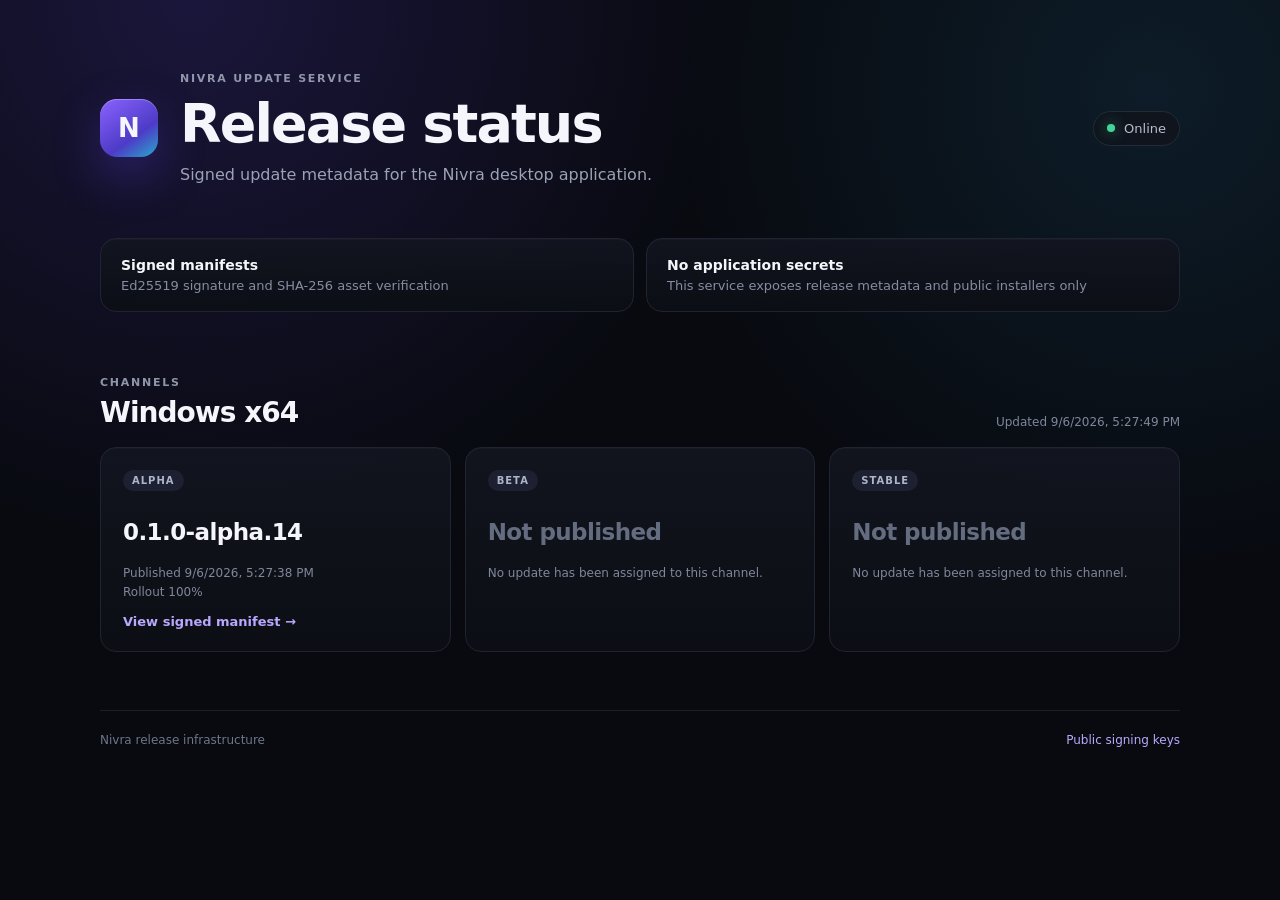
<file: site/index.html>
<!doctype html>
<html lang="en">
<head>
  <meta charset="utf-8">
  <meta name="viewport" content="width=device-width,initial-scale=1">
  <meta name="color-scheme" content="dark">
  <title>Nivra Releases</title>
  <link rel="stylesheet" href="styles.css">
</head>
<body>
  <main class="shell">
    <header>
      <div class="mark" aria-hidden="true">N</div>
      <div>
        <p class="eyebrow">NIVRA UPDATE SERVICE</p>
        <h1>Release status</h1>
        <p class="lead">Signed update metadata for the Nivra desktop application.</p>
      </div>
      <div id="serviceState" class="service-state"><span></span>Checking</div>
    </header>

    <section class="security">
      <div>
        <strong>Signed manifests</strong>
        <span>Ed25519 signature and SHA-256 asset verification</span>
      </div>
      <div>
        <strong>No application secrets</strong>
        <span>This service exposes release metadata and public installers only</span>
      </div>
    </section>

    <section>
      <div class="section-heading">
        <div>
          <p class="eyebrow">CHANNELS</p>
          <h2>Windows x64</h2>
        </div>
        <time id="updatedAt">Not published</time>
      </div>
      <div id="channels" class="channels" aria-live="polite"></div>
    </section>

    <footer>
      <span>Nivra release infrastructure</span>
      <a href="keys/release-keys.json">Public signing keys</a>
    </footer>
  </main>
  <script src="app.js"></script>
</body>
</html>
</file>
<file: site/styles.css>
:root {
  font-family: Inter, ui-sans-serif, system-ui, -apple-system, BlinkMacSystemFont, "Segoe UI", sans-serif;
  color: #f5f6fb;
  background: #080a10;
  font-synthesis: none;
}
* { box-sizing: border-box; }
body {
  margin: 0;
  min-height: 100vh;
  background:
    radial-gradient(circle at 15% 0%, rgba(111, 75, 255, .18), transparent 34rem),
    radial-gradient(circle at 90% 10%, rgba(57, 190, 255, .10), transparent 30rem),
    #080a10;
}
a { color: #b9a8ff; text-decoration: none; }
a:hover { color: #d9d0ff; }
.shell { width: min(1080px, calc(100% - 40px)); margin: 0 auto; padding: 72px 0 40px; }
header { display: grid; grid-template-columns: auto 1fr auto; gap: 22px; align-items: center; }
.mark {
  width: 58px; height: 58px; display: grid; place-items: center; border-radius: 17px;
  font-weight: 850; font-size: 26px; background: linear-gradient(145deg, #8b63ff, #4d3bc7 63%, #29a9cb);
  box-shadow: 0 18px 46px rgba(91, 62, 224, .34), inset 0 1px rgba(255,255,255,.28);
}
.eyebrow { margin: 0 0 7px; color: #8f96aa; letter-spacing: .16em; font-size: 11px; font-weight: 750; }
h1, h2 { margin: 0; letter-spacing: -.035em; }
h1 { font-size: clamp(34px, 5vw, 54px); }
h2 { font-size: 28px; }
.lead { margin: 10px 0 0; color: #9ba2b5; }
.service-state {
  display: inline-flex; align-items: center; gap: 9px; padding: 9px 13px; border: 1px solid #252a38;
  background: rgba(16, 19, 28, .82); border-radius: 999px; color: #b7bdcc; font-size: 13px;
}
.service-state span { width: 8px; height: 8px; border-radius: 50%; background: #e5b85c; box-shadow: 0 0 14px rgba(229,184,92,.6); }
.service-state.ok span { background: #42d596; box-shadow: 0 0 14px rgba(66,213,150,.65); }
.security {
  margin: 54px 0 64px; display: grid; grid-template-columns: repeat(2, 1fr); gap: 12px;
}
.security > div, .channel {
  border: 1px solid #202432; background: linear-gradient(180deg, rgba(18,21,31,.92), rgba(12,14,21,.92));
  border-radius: 16px; box-shadow: inset 0 1px rgba(255,255,255,.025);
}
.security > div { padding: 18px 20px; display: grid; gap: 5px; }
.security strong { font-size: 14px; }
.security span { color: #858da2; font-size: 13px; }
.section-heading { display: flex; align-items: end; justify-content: space-between; margin-bottom: 18px; }
.section-heading time { color: #7f879c; font-size: 12px; }
.channels { display: grid; grid-template-columns: repeat(3, 1fr); gap: 14px; }
.channel { padding: 22px; min-height: 188px; display: flex; flex-direction: column; }
.channel-top { display: flex; align-items: center; justify-content: space-between; gap: 10px; }
.badge { padding: 5px 9px; border-radius: 999px; background: #1d2030; color: #aeb5c8; font-size: 10px; font-weight: 800; letter-spacing: .1em; text-transform: uppercase; }
.version { margin: 28px 0 7px; font-size: 23px; font-weight: 760; letter-spacing: -.025em; }
.meta { color: #7f879b; font-size: 12px; line-height: 1.6; }
.channel a { margin-top: auto; display: inline-flex; align-items: center; gap: 6px; font-size: 13px; font-weight: 650; }
.empty { color: #646c80; }
footer { margin-top: 58px; padding-top: 22px; border-top: 1px solid #1d202b; display: flex; justify-content: space-between; color: #6f7689; font-size: 12px; }
@media (max-width: 760px) {
  .shell { padding-top: 38px; }
  header { grid-template-columns: auto 1fr; }
  .service-state { grid-column: 1 / -1; width: fit-content; }
  .security, .channels { grid-template-columns: 1fr; }
}
</file>
